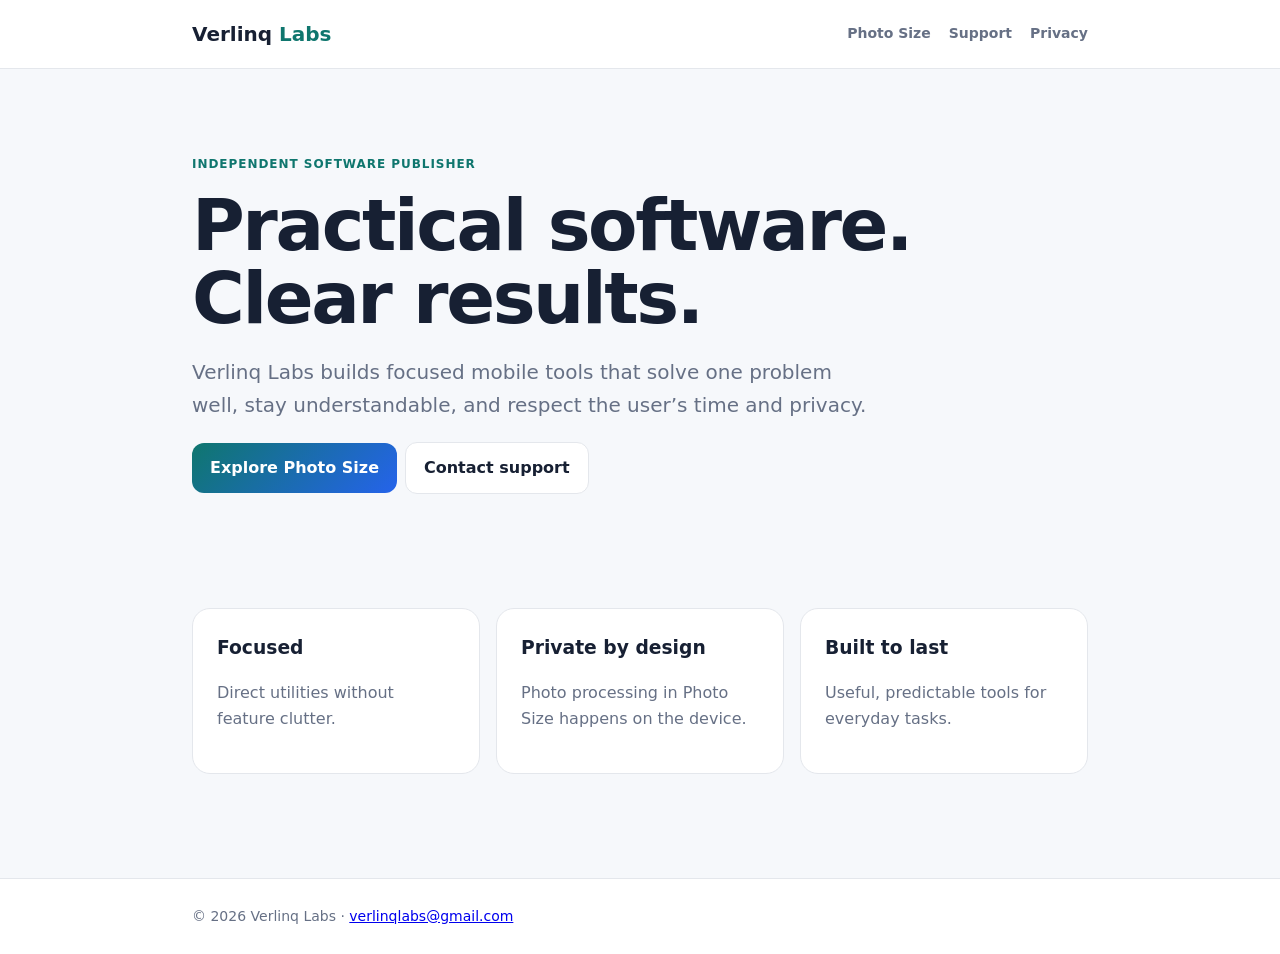
<file: index.html>
<!doctype html><html lang="en"><head><meta charset="utf-8"><meta name="viewport" content="width=device-width,initial-scale=1"><meta name="description" content="Verlinq Labs builds focused, practical mobile utilities with clear results and respectful privacy."><title>Verlinq Labs — Practical software. Clear results.</title><link rel="stylesheet" href="assets/style.css"></head><body>
<header><div class="wrap"><nav><a class="brand" href="./">Verlinq <span>Labs</span></a><div class="links"><a href="photo-size/">Photo Size</a><a href="support.html">Support</a><a href="photo-size/privacy.html">Privacy</a></div></nav></div></header>
<main><section class="hero"><div class="wrap"><div class="eyebrow">Independent software publisher</div><h1>Practical software.<br>Clear results.</h1><p class="lead">Verlinq Labs builds focused mobile tools that solve one problem well, stay understandable, and respect the user’s time and privacy.</p><p><a class="btn primary" href="photo-size/">Explore Photo Size</a><a class="btn" href="support.html">Contact support</a></p></div></section>
<section class="section"><div class="wrap grid"><div class="card"><h3>Focused</h3><p class="muted">Direct utilities without feature clutter.</p></div><div class="card"><h3>Private by design</h3><p class="muted">Photo processing in Photo Size happens on the device.</p></div><div class="card"><h3>Built to last</h3><p class="muted">Useful, predictable tools for everyday tasks.</p></div></div></section></main>
<footer><div class="wrap">© 2026 Verlinq Labs · <a href="mailto:verlinqlabs@gmail.com">verlinqlabs@gmail.com</a></div></footer></body></html>
</file>
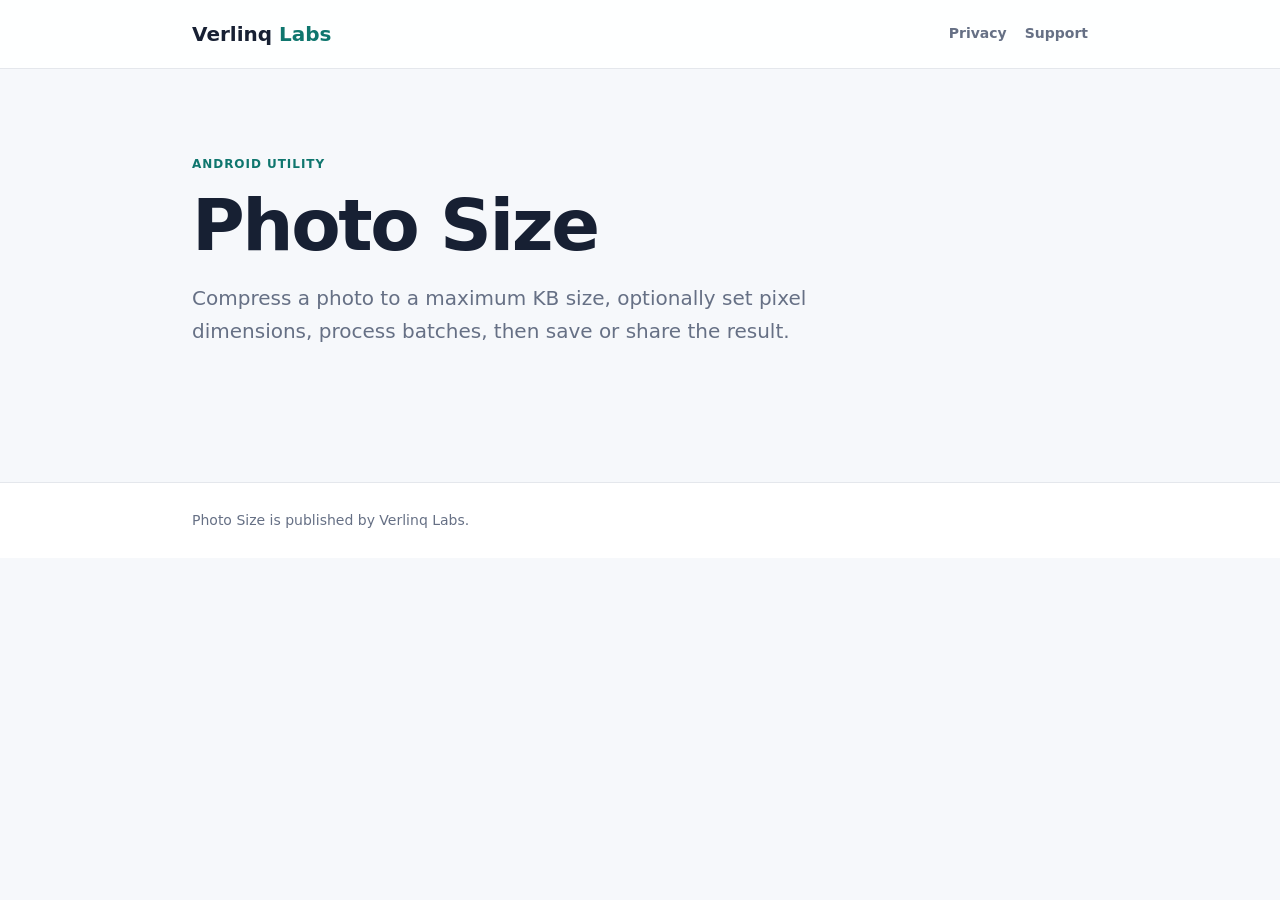
<file: photo-size/index.html>
<!doctype html><html lang="en"><head><meta charset="utf-8"><meta name="viewport" content="width=device-width,initial-scale=1"><title>Photo Size — Verlinq Labs</title><link rel="stylesheet" href="../assets/style.css"></head><body>
<header><div class="wrap"><nav><a class="brand" href="../">Verlinq <span>Labs</span></a><div class="links"><a href="privacy.html">Privacy</a><a href="../support.html">Support</a></div></nav></div></header>
<main><section class="hero"><div class="wrap"><div class="eyebrow">Android utility</div><h1>Photo Size</h1><p class="lead">Compress a photo to a maximum KB size, optionally set pixel dimensions, process batches, then save or share the result.</p></div></section></main>
<footer><div class="wrap">Photo Size is published by Verlinq Labs.</div></footer></body></html>
</file>
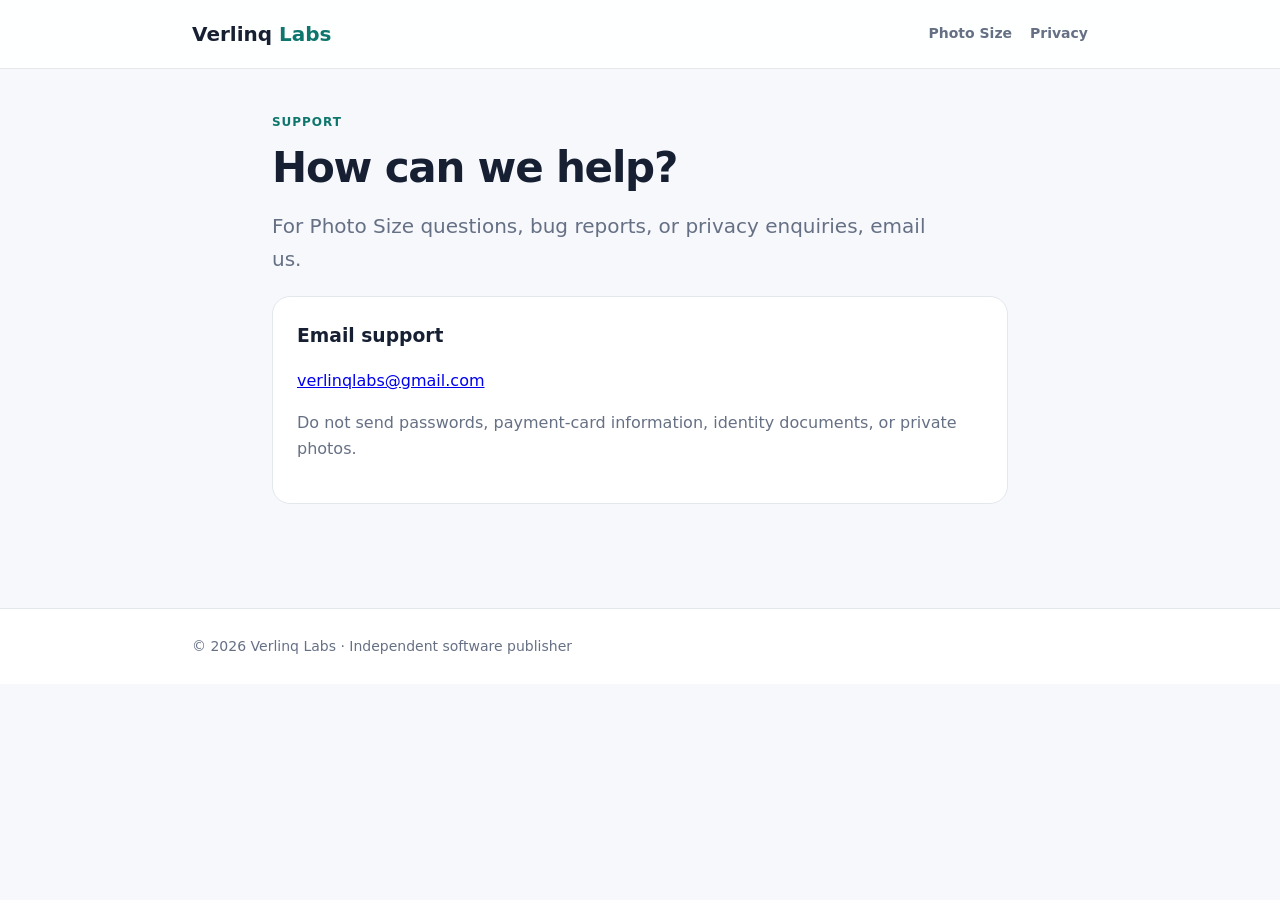
<file: support.html>
<!doctype html><html lang="en"><head><meta charset="utf-8"><meta name="viewport" content="width=device-width,initial-scale=1"><title>Support — Verlinq Labs</title><link rel="stylesheet" href="assets/style.css"></head><body>
<header><div class="wrap"><nav><a class="brand" href="./">Verlinq <span>Labs</span></a><div class="links"><a href="photo-size/">Photo Size</a><a href="photo-size/privacy.html">Privacy</a></div></nav></div></header>
<main><section class="section"><div class="wrap policy"><div class="eyebrow">Support</div><h1>How can we help?</h1><p class="lead">For Photo Size questions, bug reports, or privacy enquiries, email us.</p><div class="card"><h3>Email support</h3><p><a href="mailto:verlinqlabs@gmail.com">verlinqlabs@gmail.com</a></p><p class="muted">Do not send passwords, payment-card information, identity documents, or private photos.</p></div></div></section></main>
<footer><div class="wrap">© 2026 Verlinq Labs · Independent software publisher</div></footer></body></html>
</file>
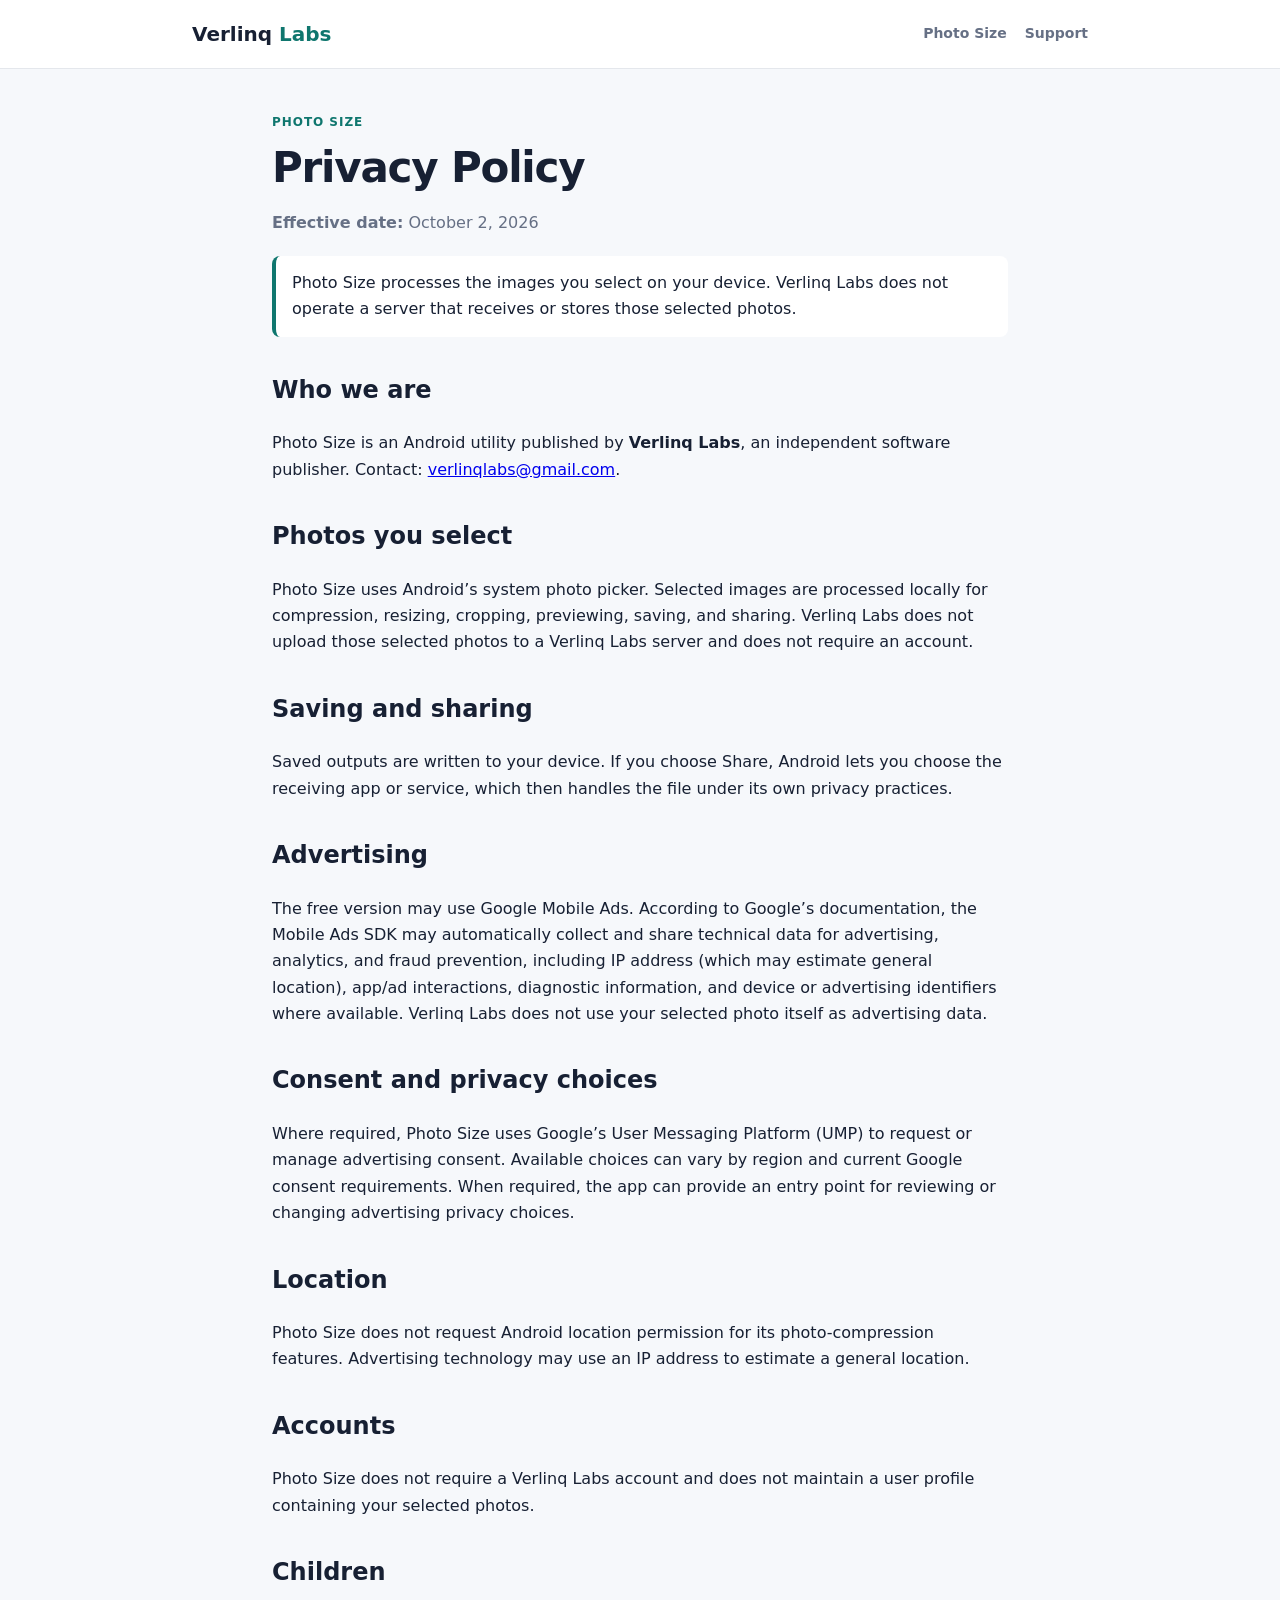
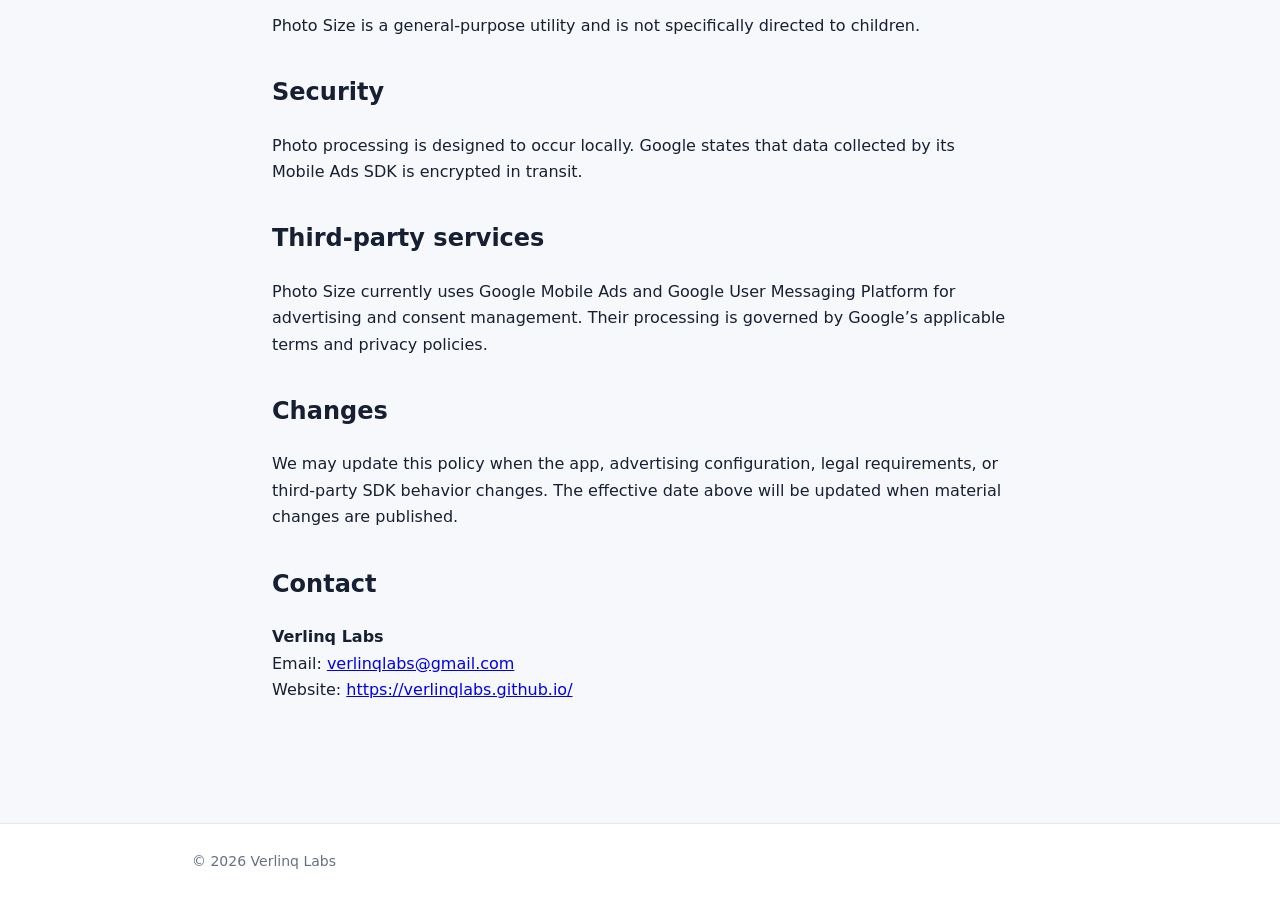
<file: photo-size/privacy.html>
<!doctype html><html lang="en"><head><meta charset="utf-8"><meta name="viewport" content="width=device-width,initial-scale=1"><title>Photo Size Privacy Policy — Verlinq Labs</title><link rel="stylesheet" href="../assets/style.css"></head><body>
<header><div class="wrap"><nav><a class="brand" href="../">Verlinq <span>Labs</span></a><div class="links"><a href="./">Photo Size</a><a href="../support.html">Support</a></div></nav></div></header>
<main><section class="section"><div class="wrap policy"><div class="eyebrow">Photo Size</div><h1>Privacy Policy</h1><p class="muted"><strong>Effective date:</strong> October 2, 2026</p>
<div class="notice">Photo Size processes the images you select on your device. Verlinq Labs does not operate a server that receives or stores those selected photos.</div>
<h2>Who we are</h2><p>Photo Size is an Android utility published by <strong>Verlinq Labs</strong>, an independent software publisher. Contact: <a href="mailto:verlinqlabs@gmail.com">verlinqlabs@gmail.com</a>.</p>
<h2>Photos you select</h2><p>Photo Size uses Android’s system photo picker. Selected images are processed locally for compression, resizing, cropping, previewing, saving, and sharing. Verlinq Labs does not upload those selected photos to a Verlinq Labs server and does not require an account.</p>
<h2>Saving and sharing</h2><p>Saved outputs are written to your device. If you choose Share, Android lets you choose the receiving app or service, which then handles the file under its own privacy practices.</p>
<h2>Advertising</h2><p>The free version may use Google Mobile Ads. According to Google’s documentation, the Mobile Ads SDK may automatically collect and share technical data for advertising, analytics, and fraud prevention, including IP address (which may estimate general location), app/ad interactions, diagnostic information, and device or advertising identifiers where available. Verlinq Labs does not use your selected photo itself as advertising data.</p>
<h2>Consent and privacy choices</h2><p>Where required, Photo Size uses Google’s User Messaging Platform (UMP) to request or manage advertising consent. Available choices can vary by region and current Google consent requirements. When required, the app can provide an entry point for reviewing or changing advertising privacy choices.</p>
<h2>Location</h2><p>Photo Size does not request Android location permission for its photo-compression features. Advertising technology may use an IP address to estimate a general location.</p>
<h2>Accounts</h2><p>Photo Size does not require a Verlinq Labs account and does not maintain a user profile containing your selected photos.</p>
<h2>Children</h2><p>Photo Size is a general-purpose utility and is not specifically directed to children.</p>
<h2>Security</h2><p>Photo processing is designed to occur locally. Google states that data collected by its Mobile Ads SDK is encrypted in transit.</p>
<h2>Third-party services</h2><p>Photo Size currently uses Google Mobile Ads and Google User Messaging Platform for advertising and consent management. Their processing is governed by Google’s applicable terms and privacy policies.</p>
<h2>Changes</h2><p>We may update this policy when the app, advertising configuration, legal requirements, or third-party SDK behavior changes. The effective date above will be updated when material changes are published.</p>
<h2>Contact</h2><p><strong>Verlinq Labs</strong><br>Email: <a href="mailto:verlinqlabs@gmail.com">verlinqlabs@gmail.com</a><br>Website: <a href="https://verlinqlabs.github.io/">https://verlinqlabs.github.io/</a></p>
</div></section></main><footer><div class="wrap">© 2026 Verlinq Labs</div></footer></body></html>
</file>
<file: assets/style.css>
:root{--bg:#f6f8fb;--surface:#fff;--text:#172033;--muted:#667085;--line:#e4e7ec;--brand:#0f766e;--brand2:#2563eb}
*{box-sizing:border-box}body{margin:0;font-family:system-ui,-apple-system,"Segoe UI",sans-serif;background:var(--bg);color:var(--text);line-height:1.65}
.wrap{max-width:940px;margin:auto;padding:0 22px}header{background:#fffffff2;border-bottom:1px solid var(--line);position:sticky;top:0}
nav{min-height:68px;display:flex;align-items:center;justify-content:space-between;gap:18px}.brand{font-size:20px;font-weight:800;color:var(--text);text-decoration:none}.brand span{color:var(--brand)}
.links{display:flex;gap:18px;flex-wrap:wrap}.links a{color:var(--muted);text-decoration:none;font-weight:600;font-size:14px}
.hero{padding:86px 0 54px}.eyebrow{color:var(--brand);font-weight:800;letter-spacing:.08em;text-transform:uppercase;font-size:12px}
h1{font-size:clamp(38px,7vw,72px);line-height:1.02;letter-spacing:-2.4px;margin:14px 0 20px}h2{font-size:24px;margin-top:34px}h3{margin:0 0 8px}
.lead{font-size:20px;color:var(--muted);max-width:680px}.section{padding:44px 0}.grid{display:grid;grid-template-columns:repeat(3,1fr);gap:16px}
.card{background:var(--surface);border:1px solid var(--line);border-radius:18px;padding:24px}.muted{color:var(--muted)}
.btn{display:inline-block;padding:12px 18px;border-radius:12px;text-decoration:none;font-weight:750;border:1px solid var(--line);background:#fff;color:var(--text);margin-right:8px}
.btn.primary{background:linear-gradient(135deg,var(--brand),var(--brand2));color:#fff;border:0}.policy{max-width:780px}.policy h1{font-size:42px;letter-spacing:-1.2px}
.notice{border-left:4px solid var(--brand);padding:14px 16px;background:#fff;border-radius:8px;margin:20px 0}
footer{border-top:1px solid var(--line);margin-top:60px;background:#fff}footer .wrap{padding-top:26px;padding-bottom:26px;color:var(--muted);font-size:14px}
@media(max-width:720px){.grid{grid-template-columns:1fr}.hero{padding-top:56px}nav{padding:14px 0;align-items:flex-start;flex-direction:column}}
</file>
